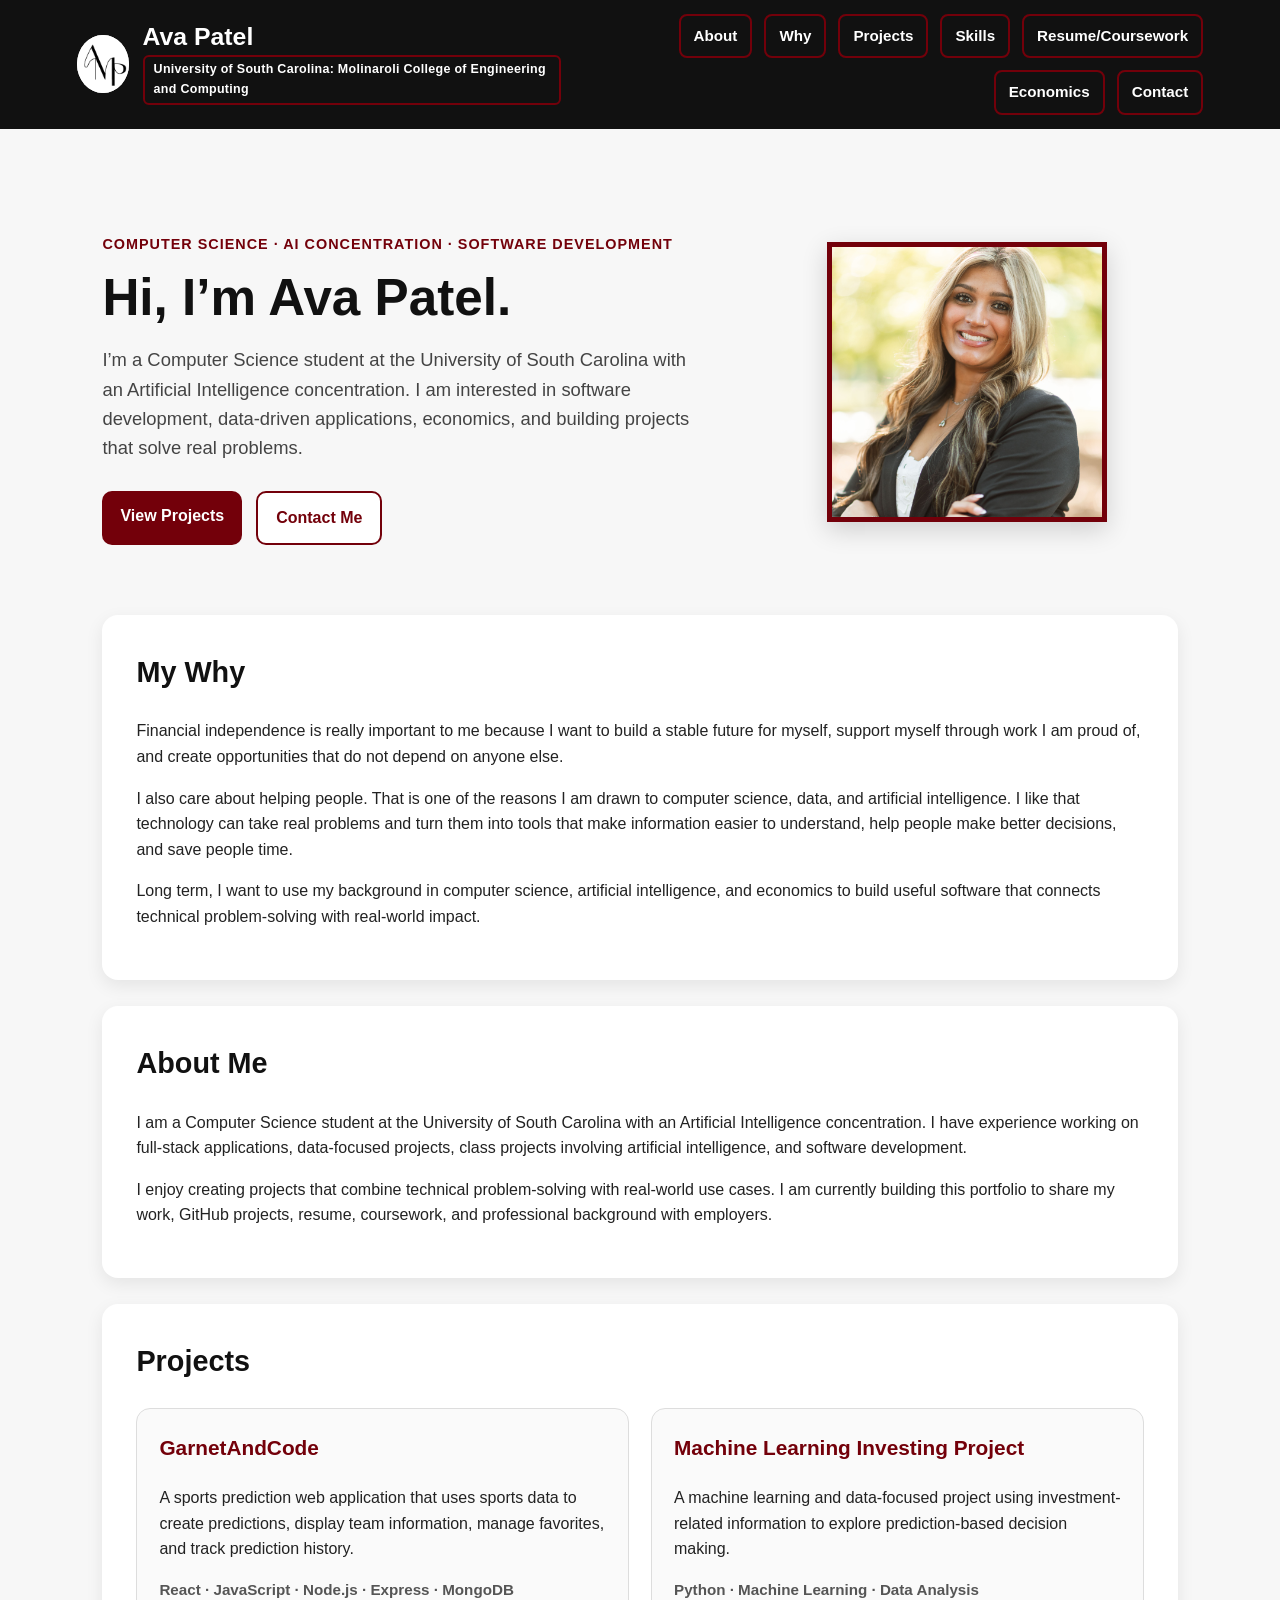
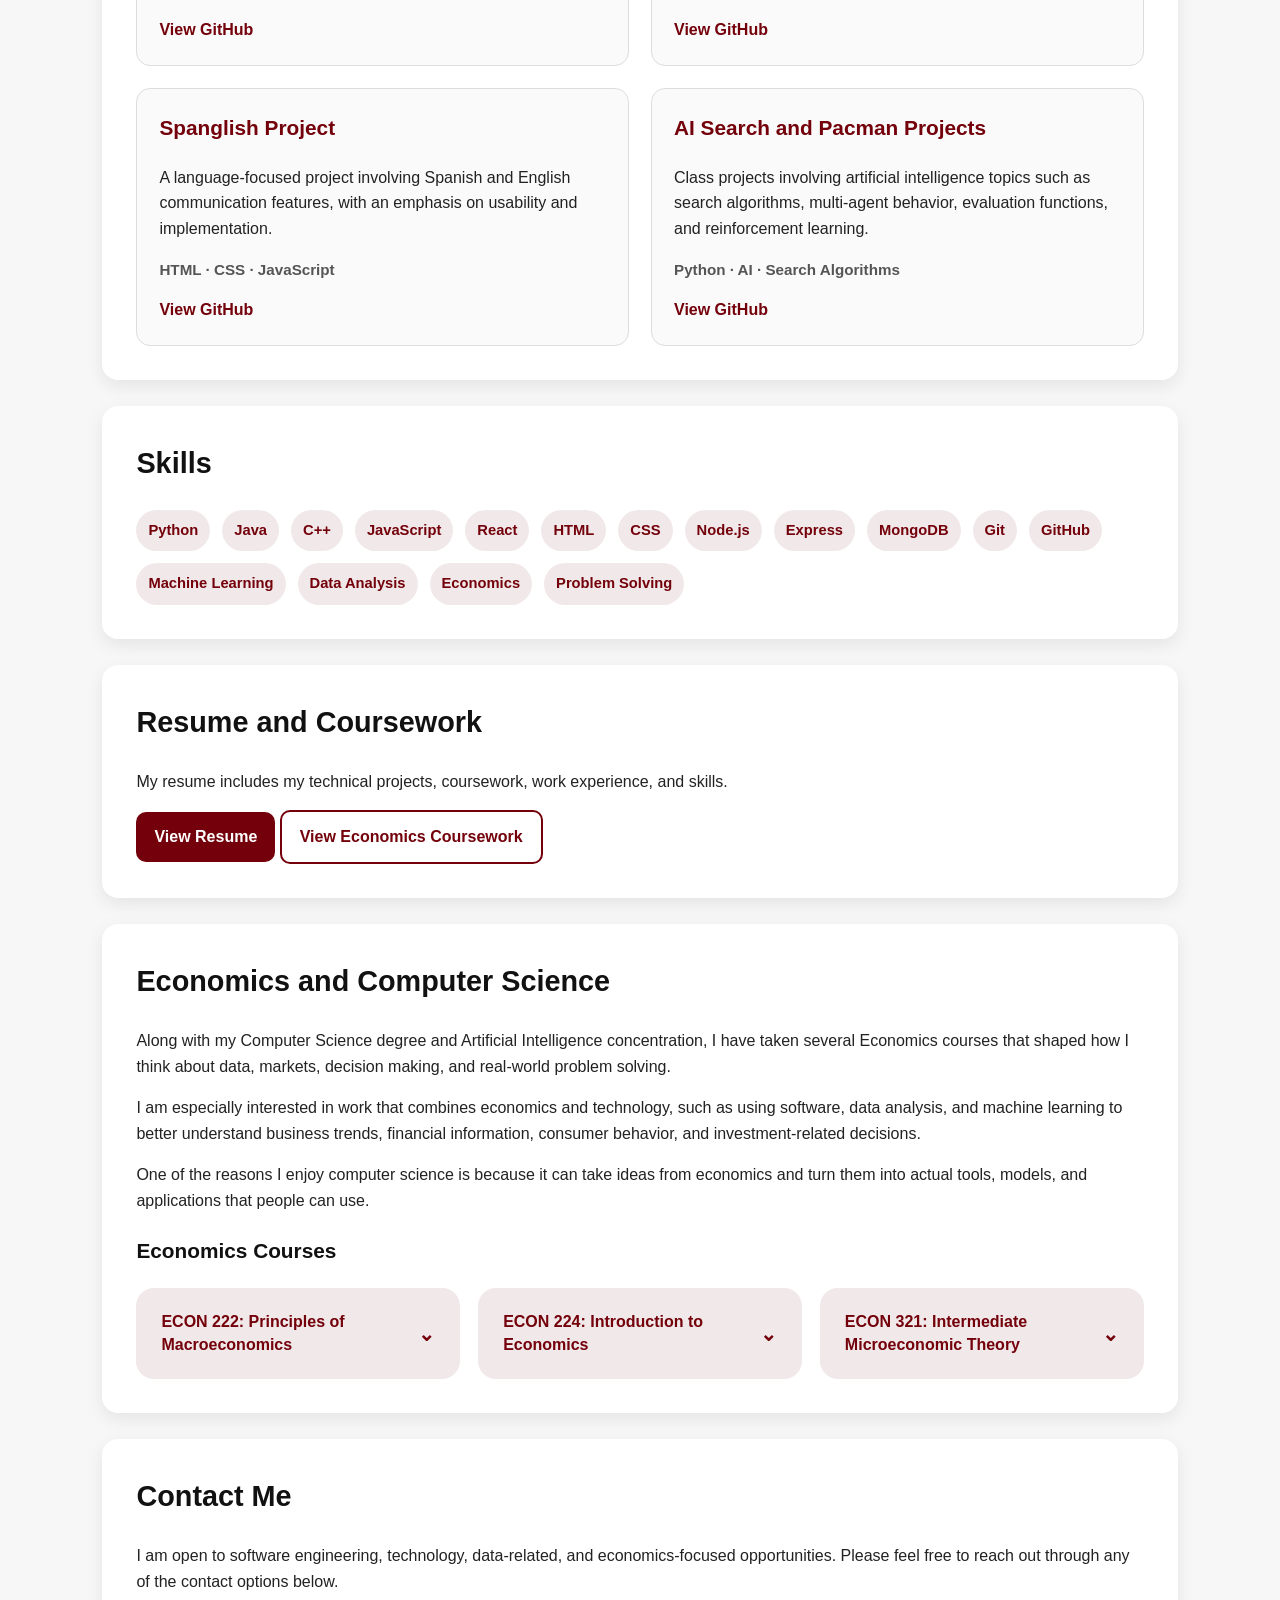
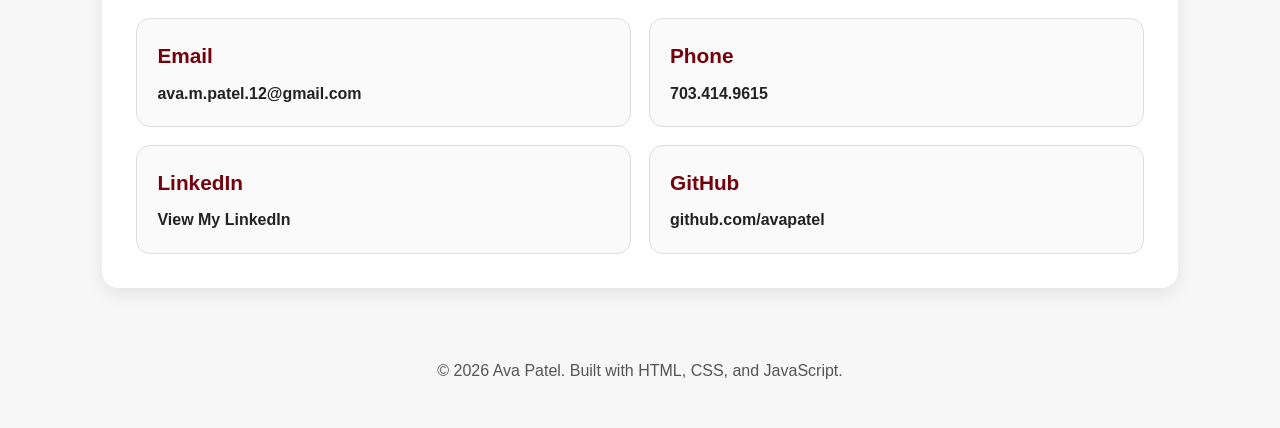
<file: index.html>
<!DOCTYPE html>
<html lang="en">
<head>
    <meta charset="UTF-8">

    <!-- Makes the website work on phones and laptops -->
    <meta name="viewport" content="width=device-width, initial-scale=1.0">

    <title>Ava Patel | Portfolio</title>

    <!-- Connects this page to the CSS file -->
    <link rel="stylesheet" href="style.css">
</head>
<body>
    <!-- Top navbar -->
    <header class="navBar">
        <div class="navLeft">
            <img src="images/logo.png" alt="Ava Patel logo" class="navLogo">

            <div class="navText">
                <div class="navName">Ava Patel</div>
                <div class="navSchool">University of South Carolina: Molinaroli College of Engineering and Computing</div>
            </div>
        </div>

        <button class="menuButton" id="menuButton">Menu</button>

        <nav class="navLinks" id="navLinks">
            <a href="#about">About</a>
            <a href="#why">Why</a>
            <a href="#projects">Projects</a>
            <a href="#skills">Skills</a>
            <a href="#resume">Resume/Coursework</a>
            <a href="#economics">Economics</a>
            <a href="#contact">Contact</a>
        </nav>
    </header>

    <!-- These sections get loaded from the separate files -->
    <main>
        <div id="homeSpot"></div>
        <div id="aboutSpot"></div>
        <div id="projectsSpot"></div>
        <div id="skillsSpot"></div>
        <div id="resumeSpot"></div>
        <div id="economicsSpot"></div>
        <div id="contactSpot"></div>
    </main>

    <footer>
        <p>© <span id="year"></span> Ava Patel. Built with HTML, CSS, and JavaScript.</p>
    </footer>

    <!-- Connects this page to the JavaScript file -->
    <script src="script.js"></script>
</body>
</html>
</file>
<file: style.css>
/* Basic page setup */
* {
    box-sizing: border-box;
}

html {
    scroll-behavior: smooth;
}

body {
    margin: 0;
    font-family: Arial, Helvetica, sans-serif;
    background-color: #f7f7f7;
    color: #222;
    line-height: 1.6;
}

/* Navbar */
.navBar {
    position: sticky;
    top: 0;
    z-index: 10;
    background-color: #111;
    color: white;
    padding: 14px 6%;
    display: flex;
    justify-content: space-between;
    align-items: center;
    gap: 25px;
}

.navLeft {
    display: flex;
    align-items: center;
    gap: 14px;
}

.navLogo {
    width: 58px;
    height: 58px;
    object-fit: contain;
    background-color: white;
    border-radius: 50%;
}

.navText {
    display: flex;
    flex-direction: column;
    align-items: flex-start;
}

.navName {
    font-size: 1.55rem;
    font-weight: bold;
    line-height: 1.1;
}

.navSchool {
    margin-top: 5px;
    color: white;
    border: 2px solid #73000a;
    padding: 3px 9px;
    border-radius: 6px;
    font-size: 0.78rem;
    font-weight: bold;
    letter-spacing: 0.3px;
}

.navLinks {
    display: flex;
    align-items: center;
    gap: 12px;
    flex-wrap: wrap;
    justify-content: flex-end;
}

.navLinks a {
    color: white;
    text-decoration: none;
    font-size: 0.95rem;
    font-weight: bold;
    border: 2px solid #73000a;
    padding: 8px 13px;
    border-radius: 8px;
}

.navLinks a:hover {
    background-color: #73000a;
}

.menuButton {
    display: none;
    background-color: #73000a;
    color: white;
    border: none;
    padding: 8px 14px;
    border-radius: 8px;
    cursor: pointer;
}

/* Main page */
main {
    width: 84%;
    max-width: 1100px;
    margin: 0 auto;
}

/* Home section */
.home {
    padding: 90px 0 70px;
    display: flex;
    align-items: center;
    justify-content: space-between;
    gap: 50px;
}

.homeTextBox,
.homeLeft {
    flex: 1;
}

.homeImageBox,
.homeRight {
    flex: 0.7;
    display: flex;
    justify-content: center;
}

.smallHeading,
.introLine {
    color: #73000a;
    font-weight: bold;
    text-transform: uppercase;
    letter-spacing: 1px;
    font-size: 0.9rem;
}

.home h1 {
    font-size: 3.2rem;
    line-height: 1.1;
    margin: 12px 0;
    color: #111;
}

.homeText,
.bigText {
    max-width: 760px;
    font-size: 1.15rem;
    color: #444;
}

.headshot {
    width: 280px;
    height: 280px;
    object-fit: cover;
    object-position: center 40%;
    border-radius: 0;
    border: 5px solid #73000a;
    box-shadow: 0 8px 24px rgba(0, 0, 0, 0.16);
}

/* Buttons */
.homeButtons,
.buttonRow {
    margin-top: 28px;
    display: flex;
    gap: 14px;
    flex-wrap: wrap;
}

.button,
.btn {
    display: inline-block;
    padding: 12px 18px;
    border-radius: 10px;
    text-decoration: none;
    font-weight: bold;
}

.primaryButton,
.darkBtn {
    background-color: #73000a;
    color: white;
}

.primaryButton:hover,
.darkBtn:hover {
    background-color: #560007;
}

.secondaryButton,
.lightBtn {
    background-color: white;
    color: #73000a;
    border: 2px solid #73000a;
}

.secondaryButton:hover,
.lightBtn:hover {
    background-color: #f6e8ea;
}

/* Basic white content boxes */
.section {
    background-color: white;
    padding: 34px;
    margin-bottom: 26px;
    border-radius: 16px;
    box-shadow: 0 6px 18px rgba(0, 0, 0, 0.08);
}

.section h2 {
    margin-top: 0;
    color: #111;
    font-size: 1.8rem;
}

.section h3 {
    color: #111;
    font-size: 1.3rem;
}

/* Projects */
.projectGrid {
    display: grid;
    grid-template-columns: repeat(2, 1fr);
    gap: 22px;
}

.projectCard {
    border: 1px solid #ddd;
    border-radius: 14px;
    padding: 22px;
    background-color: #fafafa;
}

.projectCard h3 {
    margin-top: 0;
    color: #73000a;
}

.projectTech {
    font-weight: bold;
    color: #555;
    font-size: 0.95rem;
}

.projectLinks a {
    color: #73000a;
    font-weight: bold;
    text-decoration: none;
}

.projectLinks a:hover {
    text-decoration: underline;
}

/* Skills */
.skillsList,
.skillList {
    display: flex;
    flex-wrap: wrap;
    gap: 12px;
}

.skillsList span,
.skillList span {
    background-color: #f1e8e9;
    color: #73000a;
    padding: 9px 12px;
    border-radius: 999px;
    font-weight: bold;
    font-size: 0.92rem;
}

/* Economics dropdown cards */
.courseGrid {
    display: grid;
    grid-template-columns: repeat(3, 1fr);
    gap: 18px;
    margin-top: 20px;
    align-items: start;
}

.courseBox {
    background-color: #f1e8e9;
    border: 3px solid transparent;
    border-radius: 18px;
    padding: 0;
    overflow: hidden;
    align-self: start;
}

.courseBox.open {
    background-color: white;
    border-color: #73000a;
}

.courseButton {
    width: 100%;
    background-color: transparent;
    color: #73000a;
    border: none;
    padding: 20px 22px;
    font-family: Arial, Helvetica, sans-serif;
    font-size: 1rem;
    font-weight: bold;
    text-align: left;
    cursor: pointer;
    display: flex;
    justify-content: space-between;
    align-items: center;
    gap: 18px;
    line-height: 1.4;
}

.courseButton:focus {
    outline: none;
}

.courseButton:focus-visible {
    outline: 3px solid rgba(115, 0, 10, 0.25);
}

.courseArrow {
    font-size: 1.25rem;
    font-weight: bold;
    transition: transform 0.2s ease;
}

.courseBox.open .courseArrow {
    transform: rotate(180deg);
}

.courseInfo {
    display: none;
    margin: 0;
    padding: 0 22px 22px;
    color: #333;
    font-size: 1rem;
}

.courseBox.open .courseInfo {
    display: block;
}

/* Contact */
.contactSection p {
    margin-bottom: 24px;
}

.contactCard {
    display: grid;
    grid-template-columns: repeat(2, 1fr);
    gap: 18px;
}

.contactBox {
    background-color: #fafafa;
    border: 1px solid #ddd;
    border-radius: 14px;
    padding: 20px;
}

.contactBox h3 {
    margin-top: 0;
    margin-bottom: 8px;
    color: #73000a;
}

.contactBox a {
    color: #222;
    font-weight: bold;
    text-decoration: none;
    word-break: break-word;
}

.contactBox a:hover {
    color: #73000a;
    text-decoration: underline;
}

/* Footer */
footer {
    text-align: center;
    padding: 28px;
    color: #555;
}

/* Phone/tablet layout */
@media screen and (max-width: 750px) {
    .navBar {
        flex-wrap: wrap;
        padding: 14px 5%;
    }

    .navLeft {
        width: 100%;
    }

    .navLogo {
        width: 48px;
        height: 48px;
    }

    .navName {
        font-size: 1.3rem;
    }

    .navSchool {
        font-size: 0.68rem;
        padding: 3px 7px;
    }

    .menuButton {
        display: block;
    }

    .navLinks {
        display: none;
        width: 100%;
        margin-top: 14px;
        flex-direction: column;
        gap: 10px;
        align-items: stretch;
    }

    .navLinks.show {
        display: flex;
    }

    .navLinks a {
        text-align: center;
    }

    main {
        width: 90%;
    }

    .home {
        padding: 60px 0 45px;
        flex-direction: column-reverse;
        text-align: center;
        gap: 25px;
    }

    .homeButtons,
    .buttonRow {
        justify-content: center;
    }

    .home h1 {
        font-size: 2.4rem;
    }

    .headshot {
        width: 220px;
        height: 220px;
        object-position: center 40%;
    }

    .projectGrid {
        grid-template-columns: 1fr;
    }

    .courseGrid {
        grid-template-columns: 1fr;
    }

    .contactCard {
        grid-template-columns: 1fr;
    }

    .section {
        padding: 24px;
    }
}
</file>
